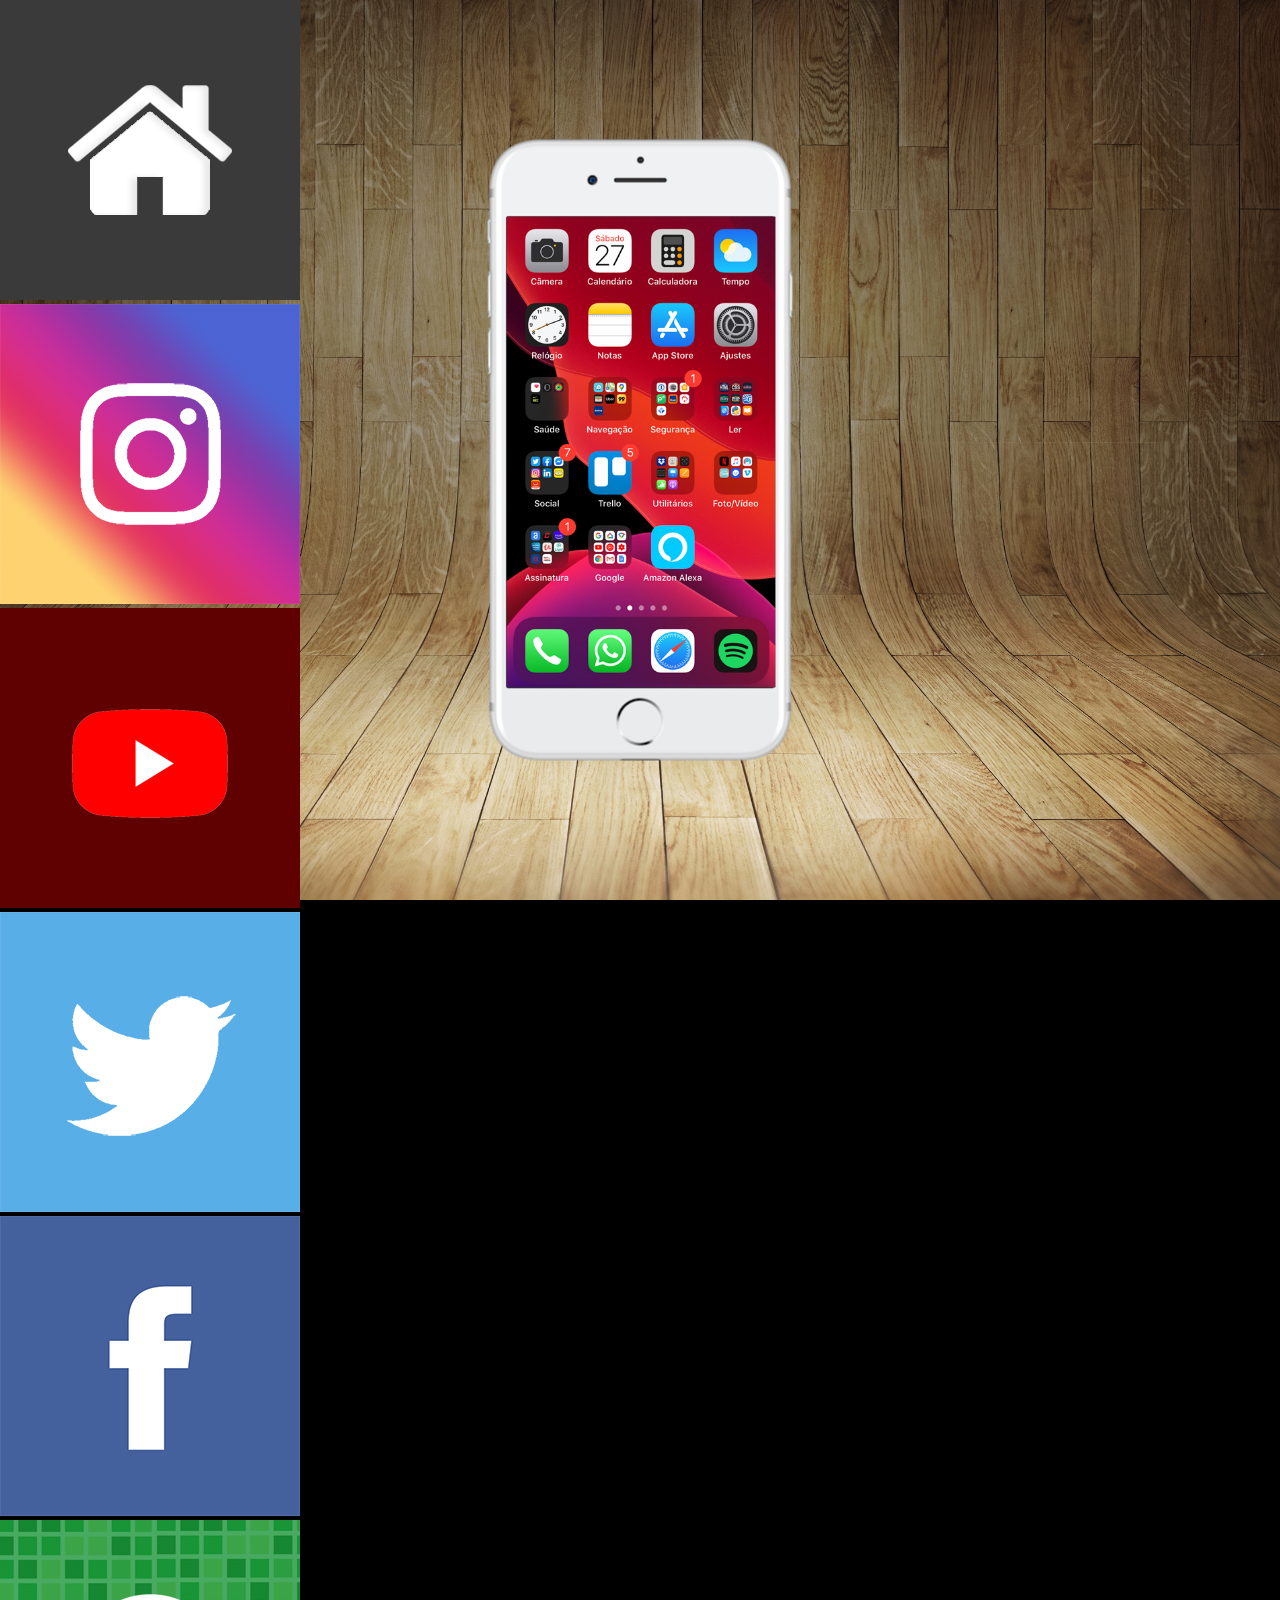
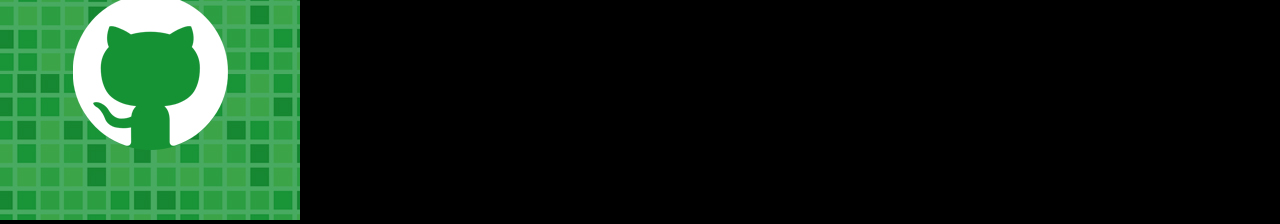
<file: index.html>
<!DOCTYPE html>
<html lang="pt-br">
<head>
    <meta charset="UTF-8">
    <meta name="viewport" content="width=device-width, initial-scale=1.0">
    <link rel="shortcut icon" href="favicon.ico" type="image/x-icon">
    <link rel="stylesheet" href="estilos/style.css">
    <title>Projeto Redes Sociais</title>
    
</head>
<body>
    <main>
        <section id="telefone">
           <iframe src="home.html" name="tela" id="tela" frameborder="0">
            Seu navegador não é compatível com isso.
           </iframe>
        </section>
        <section id="redes-sociais">
            <a href="home.html" target="tela"><img src="imagens/logo-home.jpg" alt="Home"></a><br>
            <a href="instagram.html" target="tela"><img src="imagens/logo-instagram.jpg" alt="Instagram"></a><br>
            <a href="youtube.html" target="tela"><img src="imagens/logo-youtube.jpg" alt="YouTube"></a><br>
            <a href="twitter.html" target="tela"><img src="imagens/logo-twitter.jpg" alt="Twitter"></a><br>
            <a href="facebook.html" target="tela"><img src="imagens/logo-facebook.jpg" alt="Facebook"></a><br>
            <a href="github.html" target="tela"><img src="imagens/logo-github.jpg" alt="GitHub"></a>
        </section>
    </main>
</body>
</html>
</file>
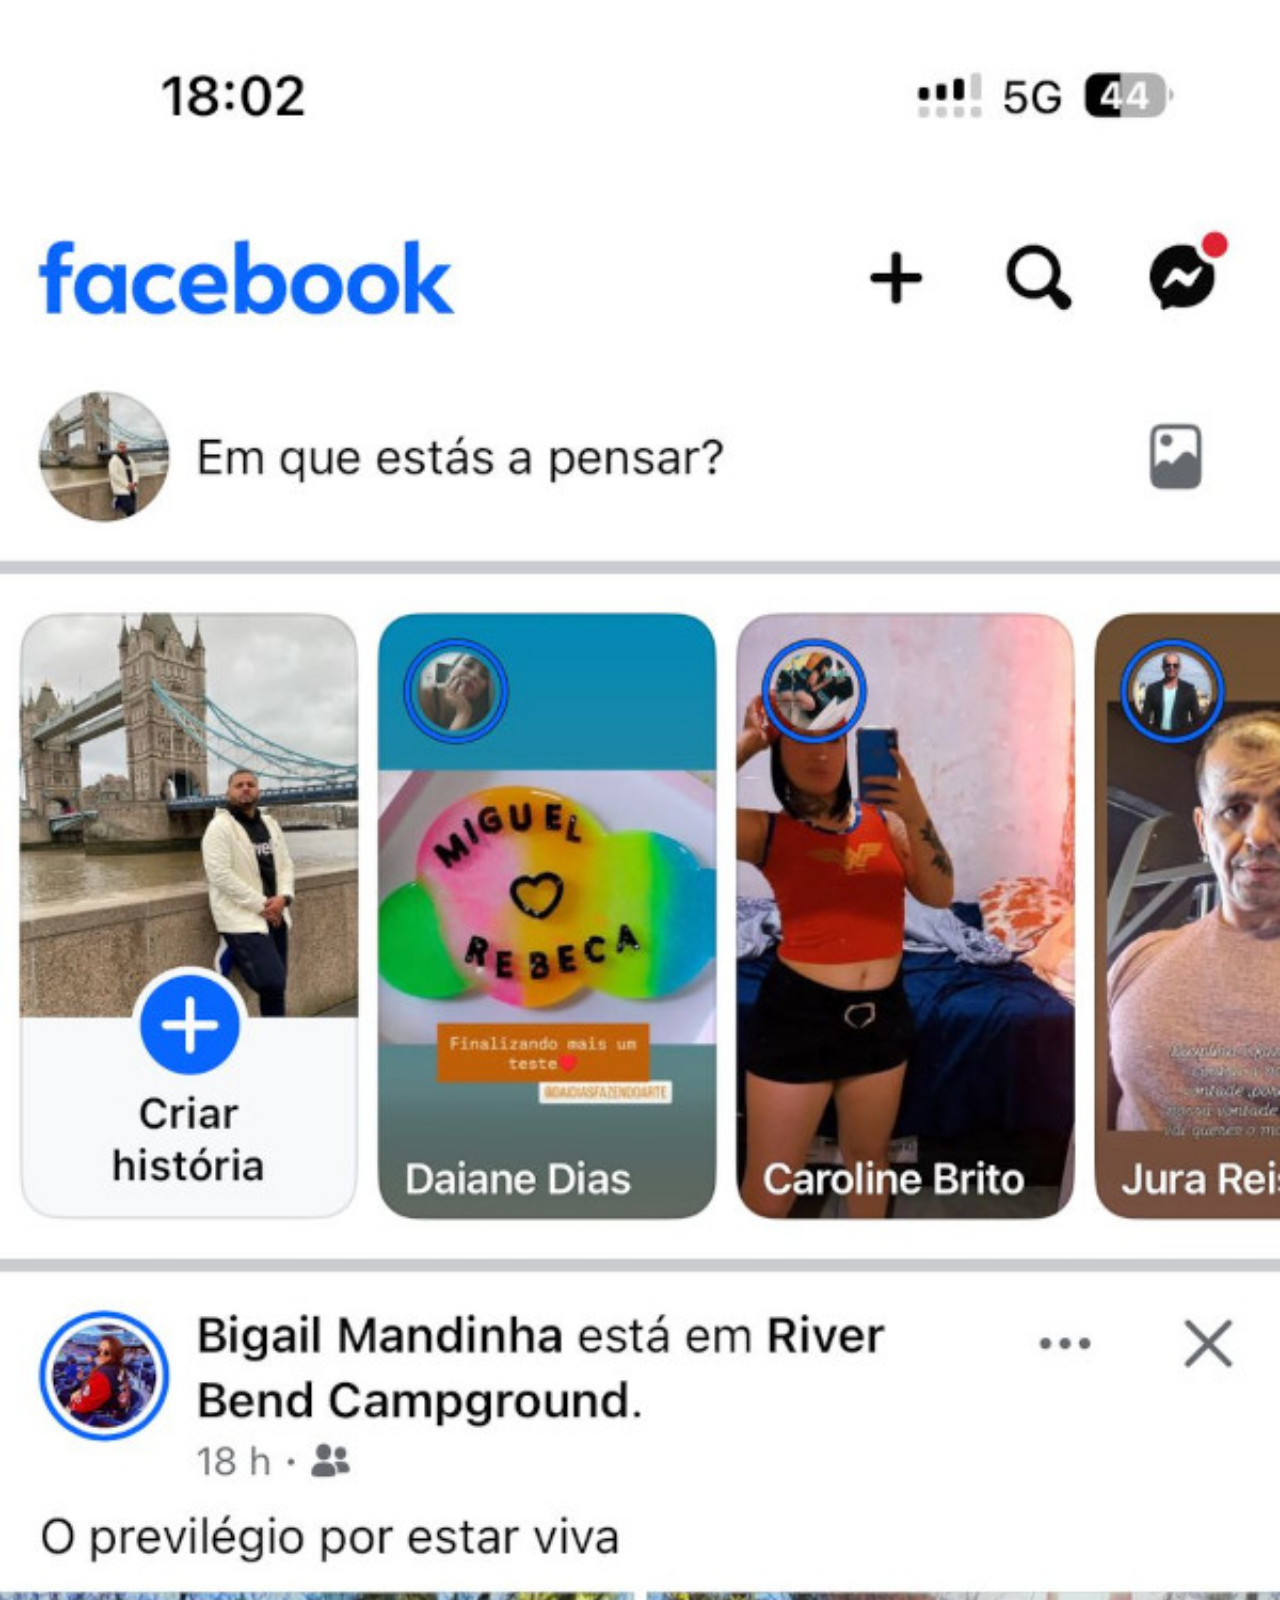
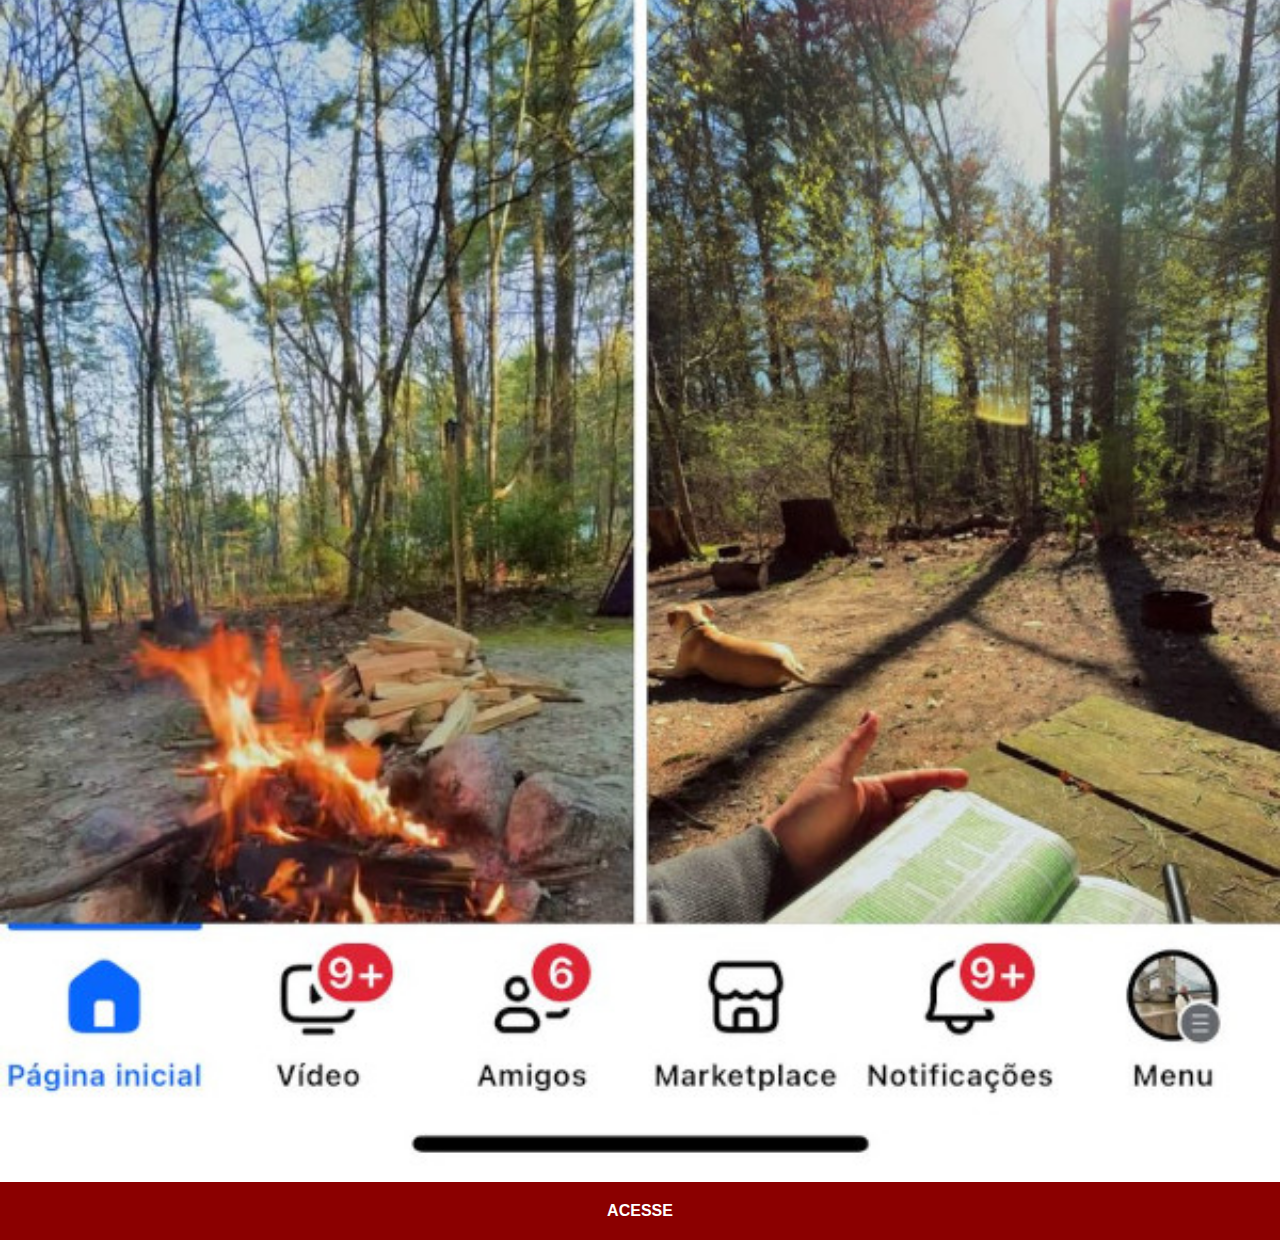
<file: facebook.html>
<!DOCTYPE html>
<html lang="pt-br">
<head>
    <meta charset="UTF-8">
    <meta name="viewport" content="width=device-width, initial-scale=1.0">
    <title>Facebook</title>
    <link rel="stylesheet" href="estilos/social.css">
</head>
<body>
    <img src="imagens/tela-face.jpg" alt="Facebook">
    <a href="https://www.facebook.com/ayldson.oliveira/" target="_blank">ACESSE</a>
</body>
</html>
</file>
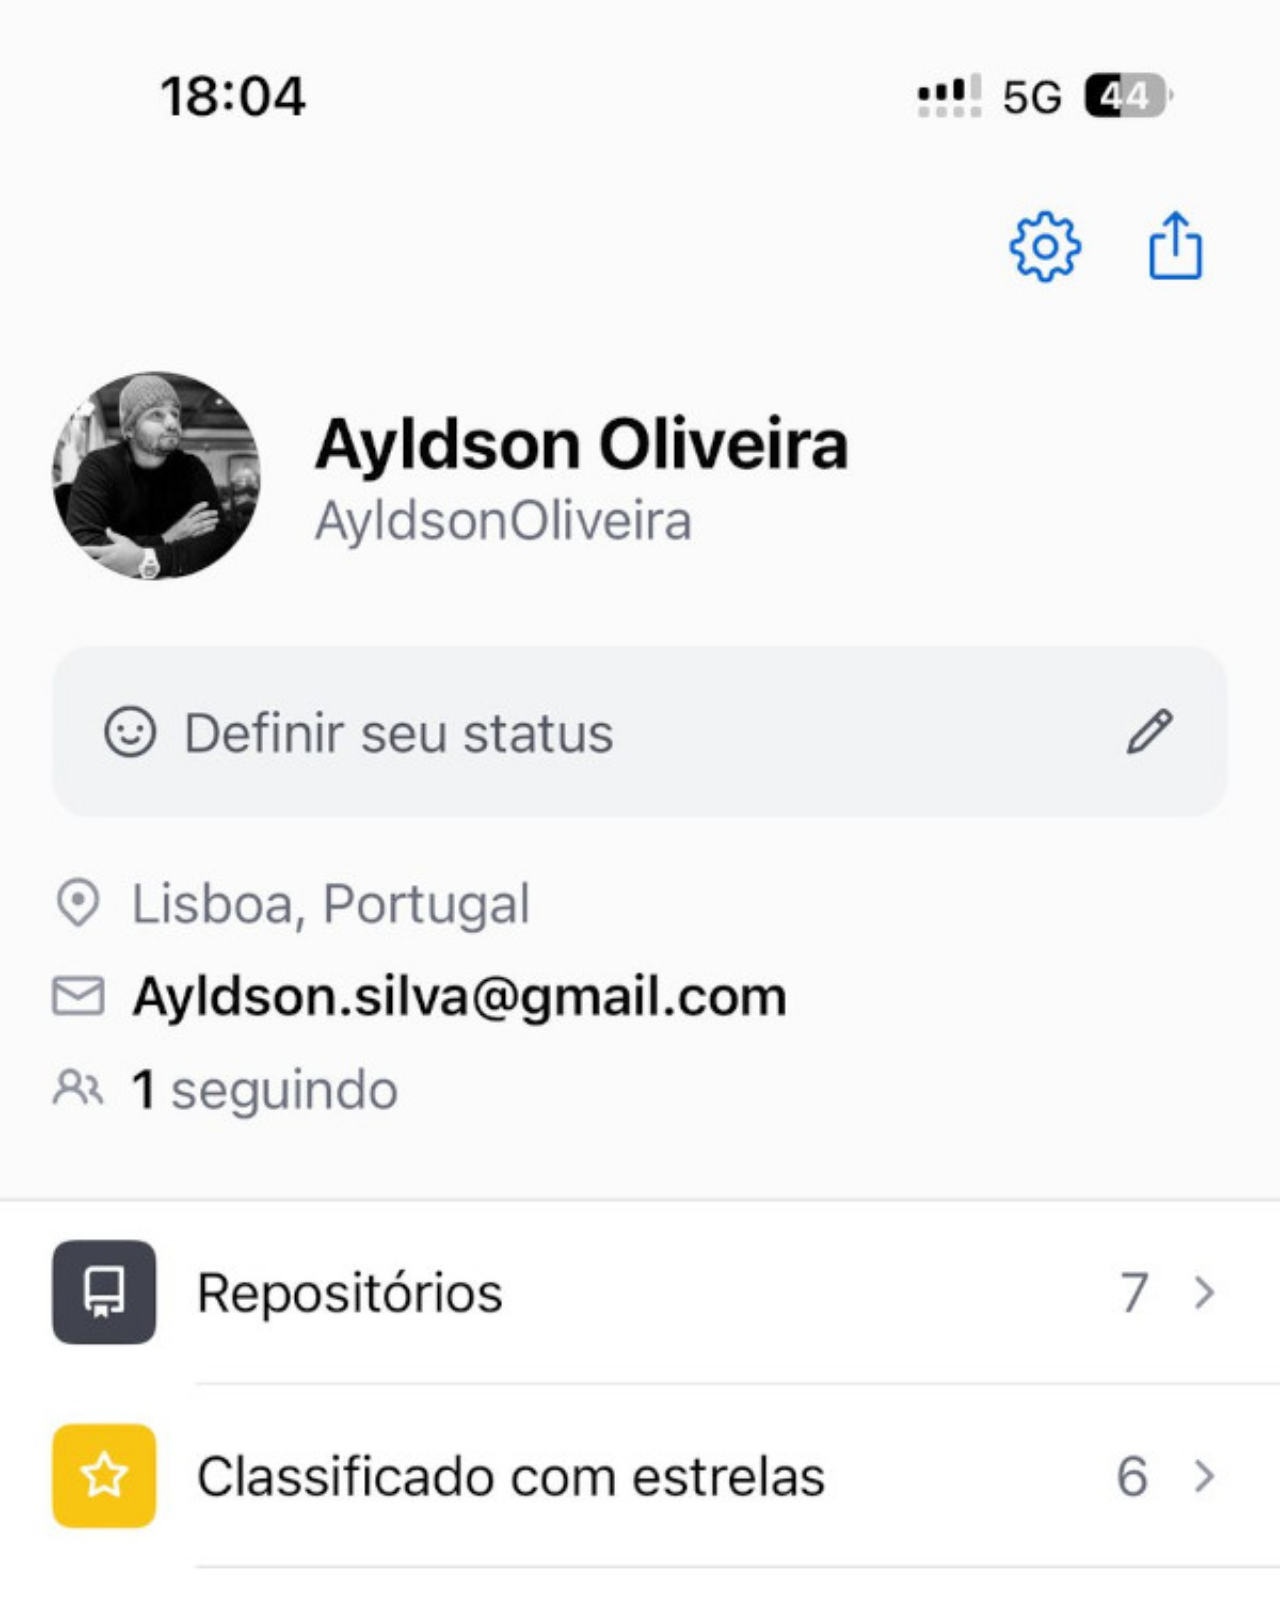
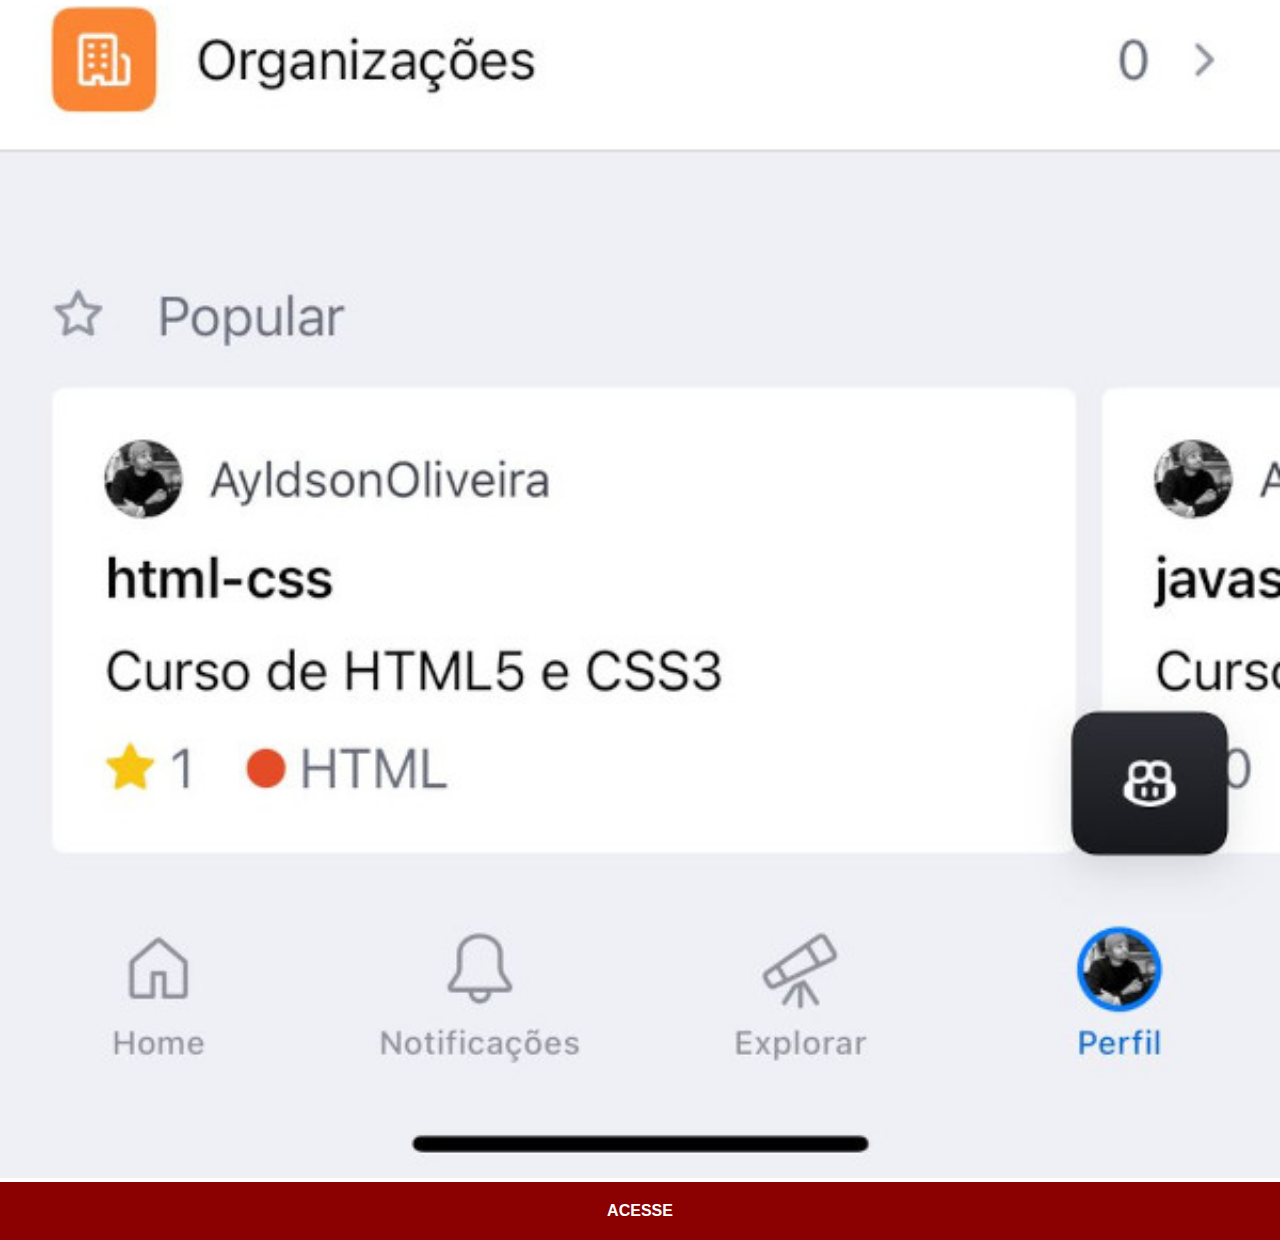
<file: github.html>
<!DOCTYPE html>
<html lang="pt-br">
<head>
    <meta charset="UTF-8">
    <meta name="viewport" content="width=device-width, initial-scale=1.0">
    <title>GitHub</title>
    <link rel="stylesheet" href="estilos/social.css">
</head>
<body>
    <img src="imagens/tela-git.jpg" alt="GitHub">
    <a href="https://github.com/AyldsonOliveira" target="_blank">ACESSE</a>
</body>
</html>
</file>
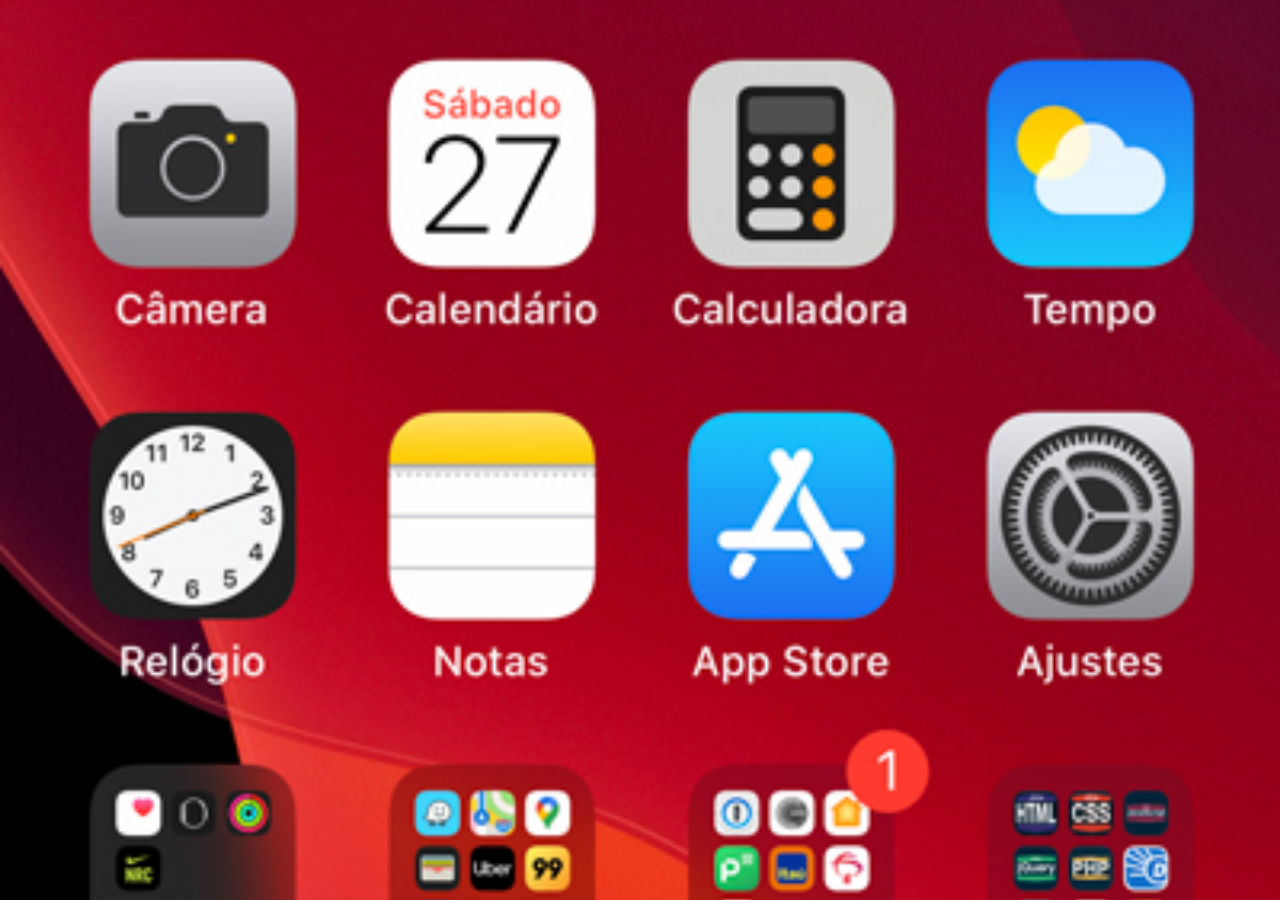
<file: home.html>
<!DOCTYPE html>
<html lang="pt-br">
<head>
    <meta charset="UTF-8">
    <meta name="viewport" content="width=device-width, initial-scale=1.0">
    <title>Home</title>
</head>
<style>
    * {
        margin: 0px;
        padding: 0px;
    }

    body {
        width: 100vw;
        height: 100vh;
        background: black url("imagens/tela-home.jpg") no-repeat top center;
        background-size: cover;
    }
</style>
<body>
    
</body>
</html>
</file>
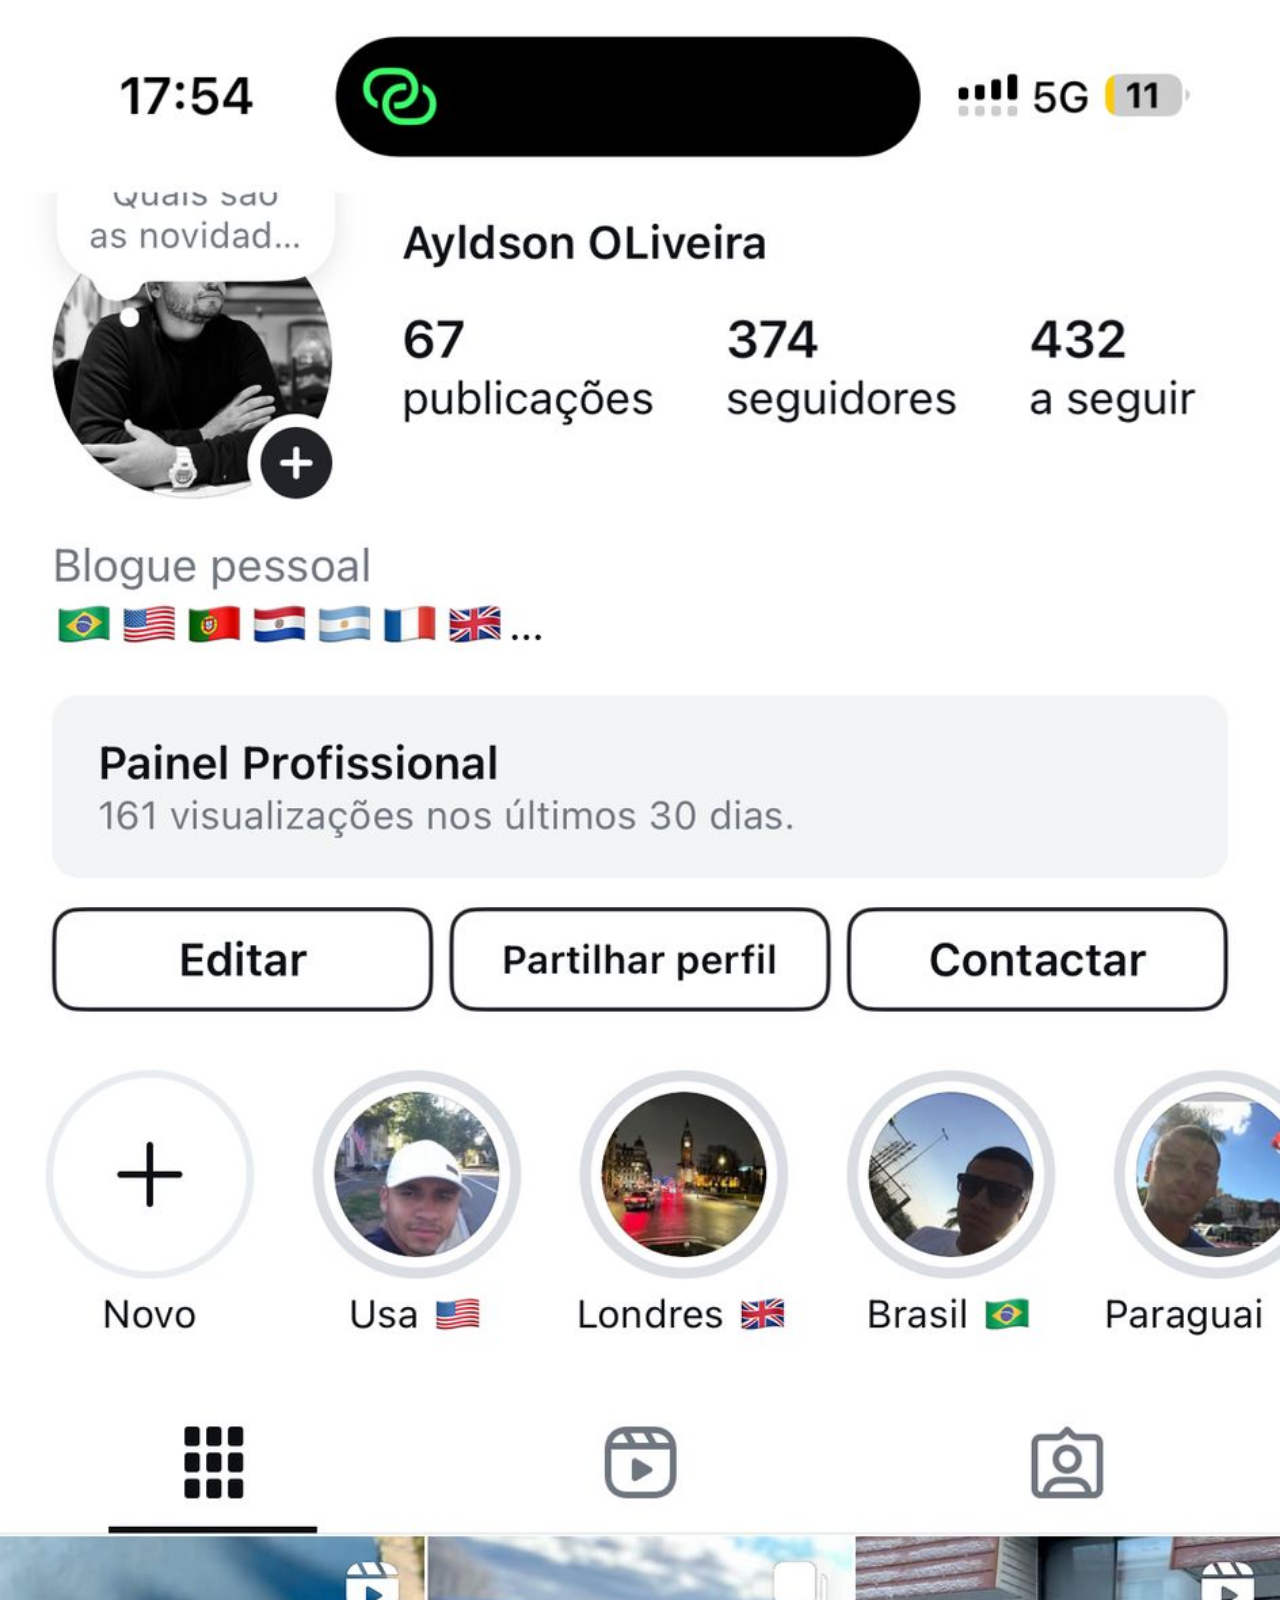
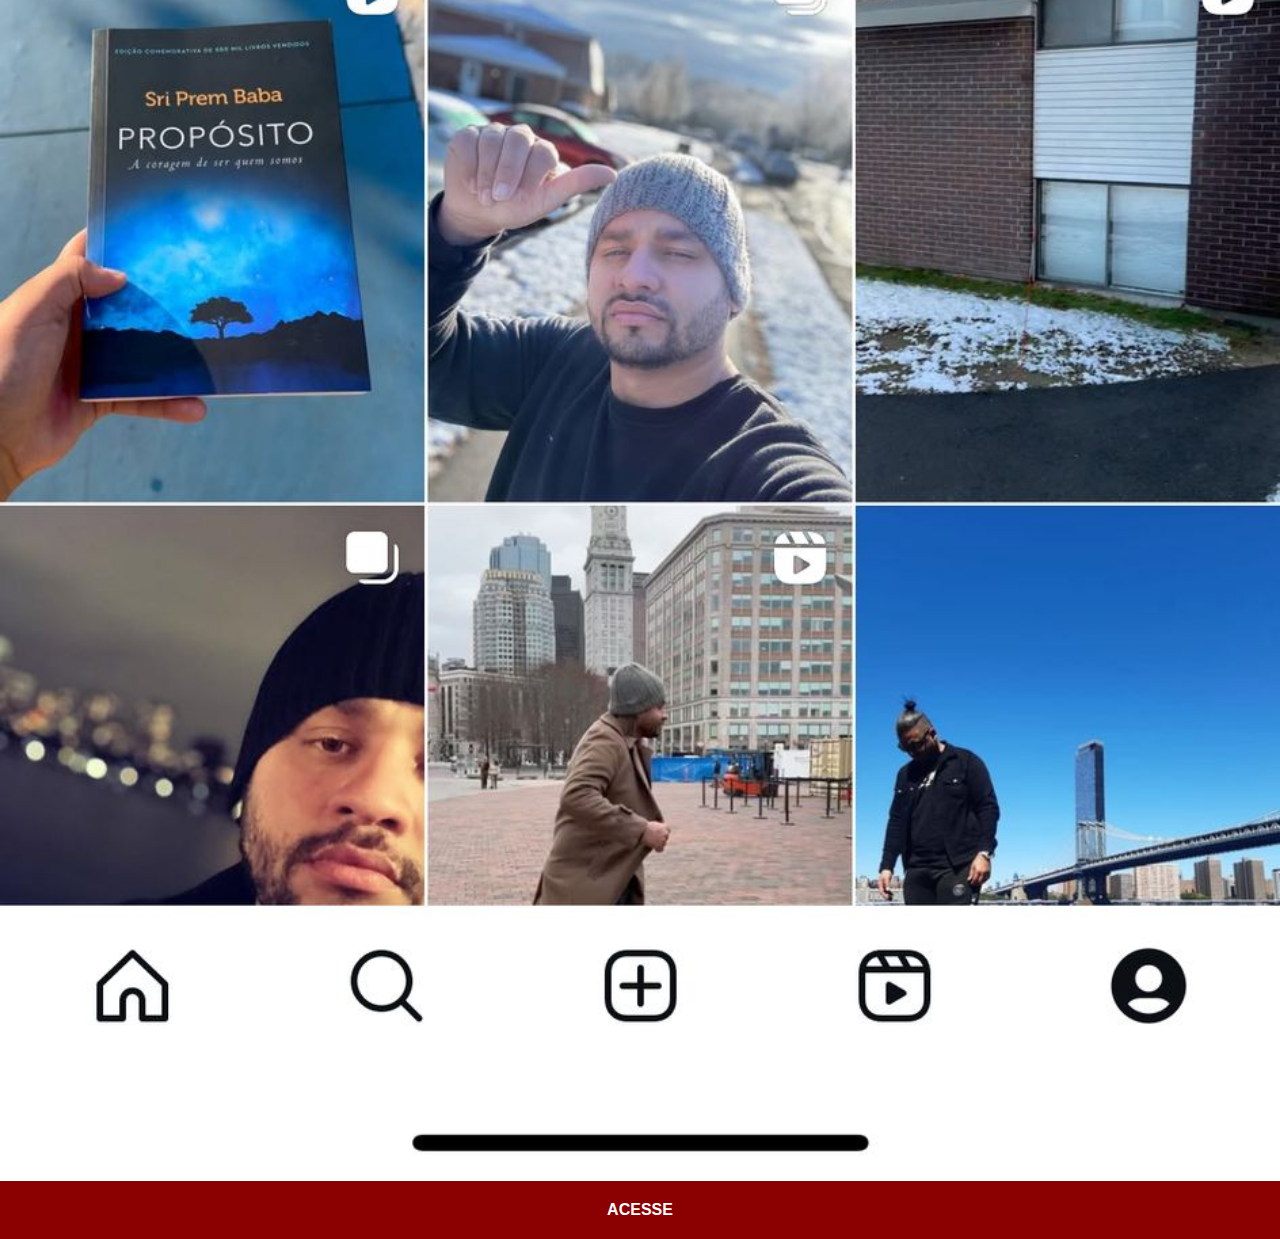
<file: instagram.html>
<!DOCTYPE html>
<html lang="pt-br">
<head>
    <meta charset="UTF-8">
    <meta name="viewport" content="width=device-width, initial-scale=1.0">
    <title>Instagram</title>
    <link rel="stylesheet" href="estilos/social.css">
</head>
<body>
    <img src="imagens/img1.jpg" alt="Instagram">
    <a href="https://www.instagram.com/" target="_blank">ACESSE</a>
</body>
</html>
</file>
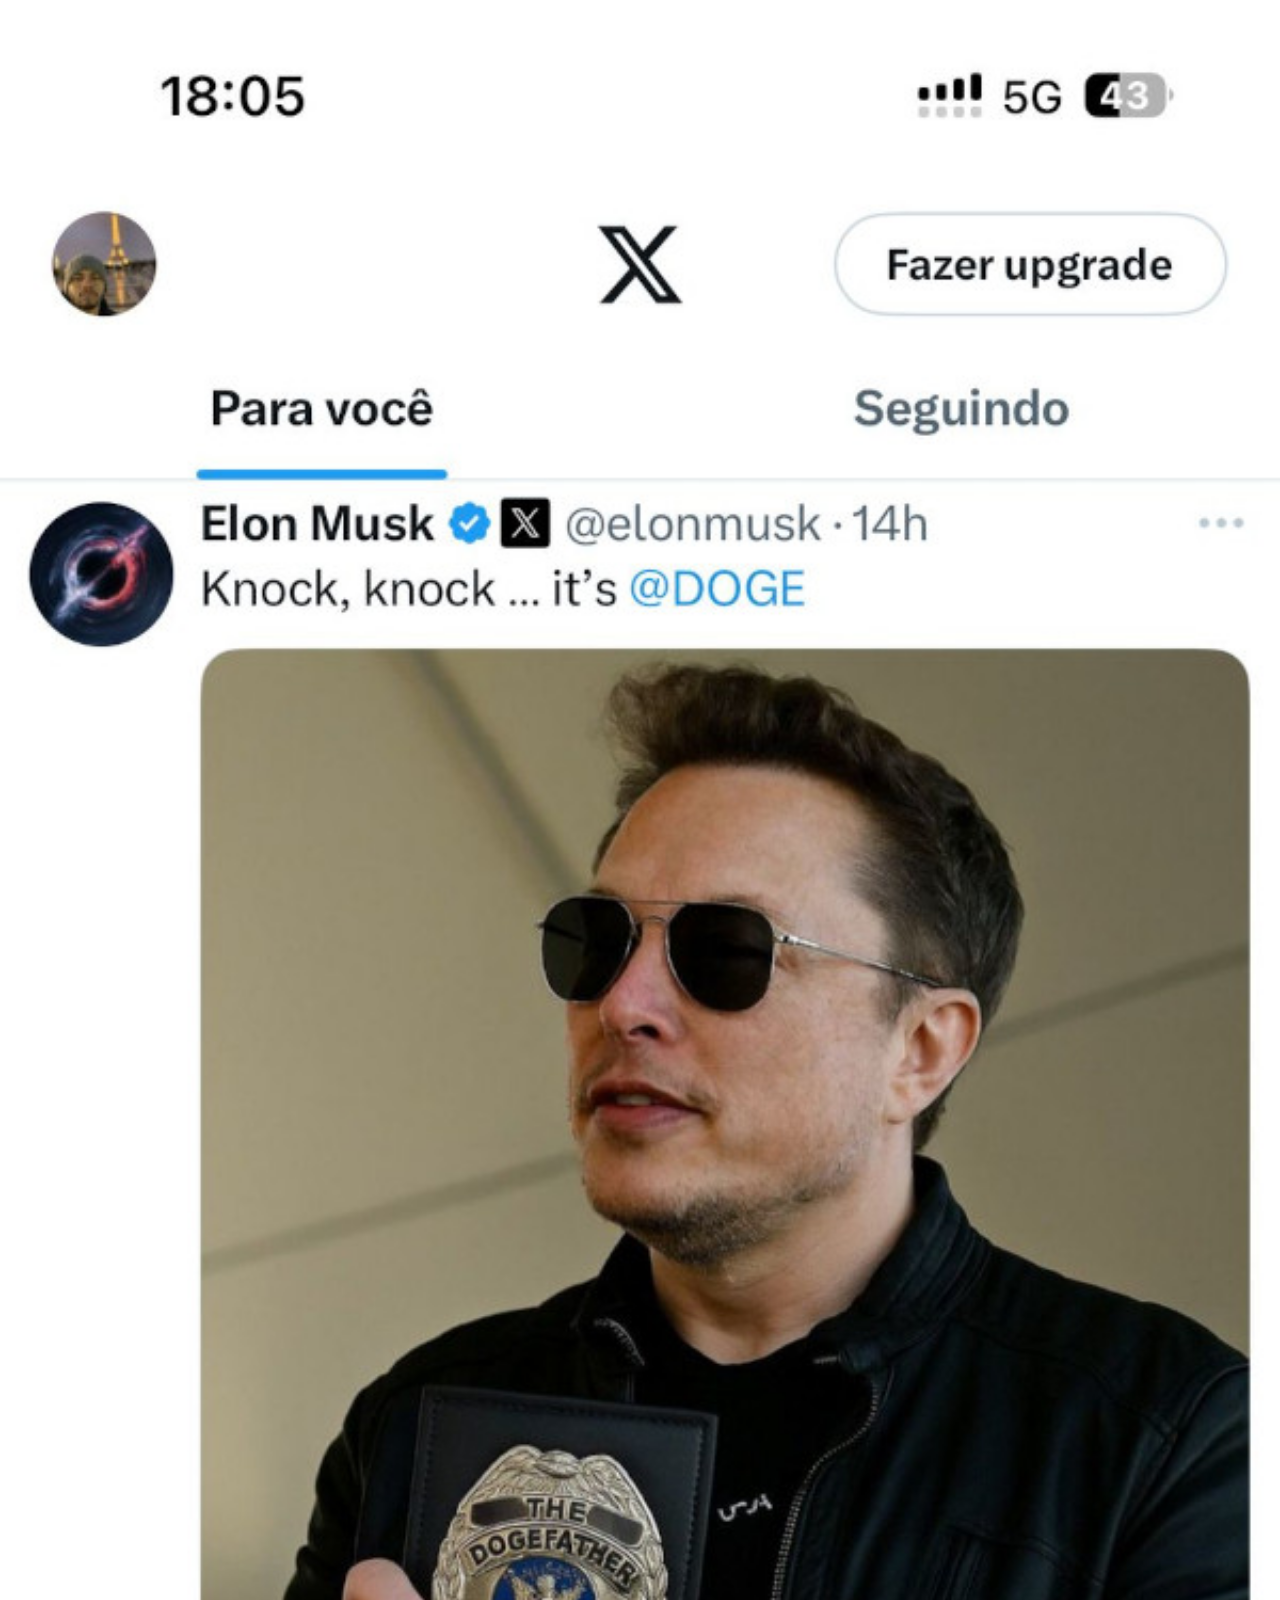
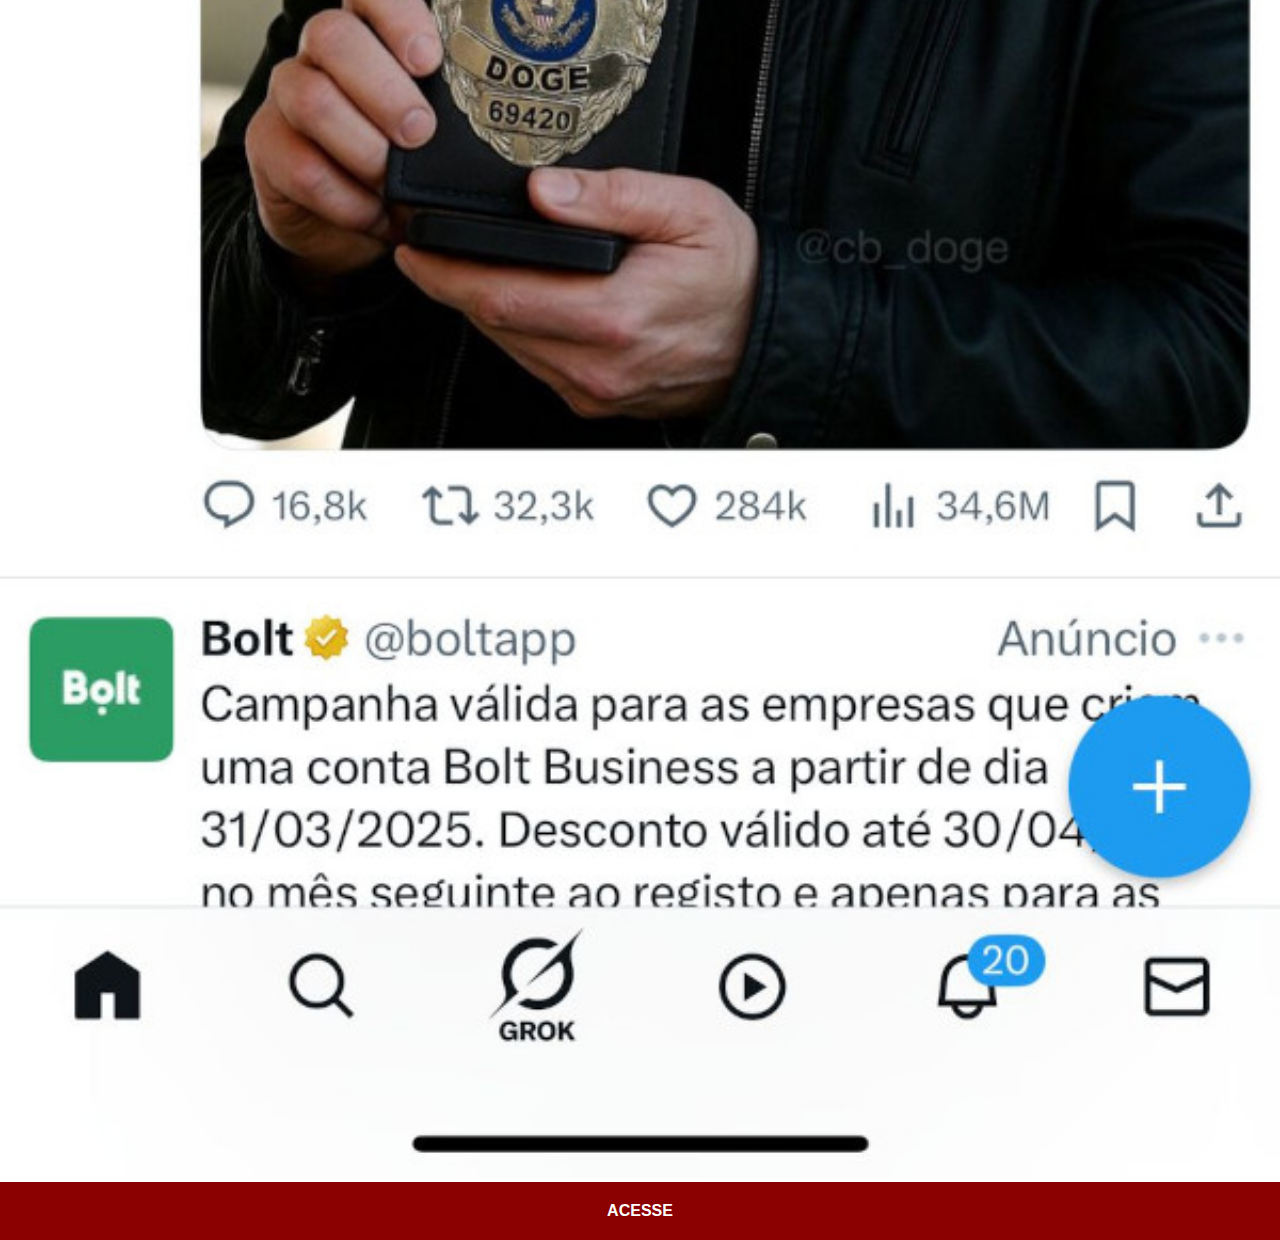
<file: twitter.html>
<!DOCTYPE html>
<html lang="pt-br">
<head>
    <meta charset="UTF-8">
    <meta name="viewport" content="width=device-width, initial-scale=1.0">
    <title>Twitter</title>
    <link rel="stylesheet" href="estilos/social.css">
</head>
<body>
    <img src="imagens/tela-twi.jpg" alt="Twitter">
    <a href="https://x.com/home?lang=pt" target="_blank">ACESSE</a>
</body>
</html>
</file>
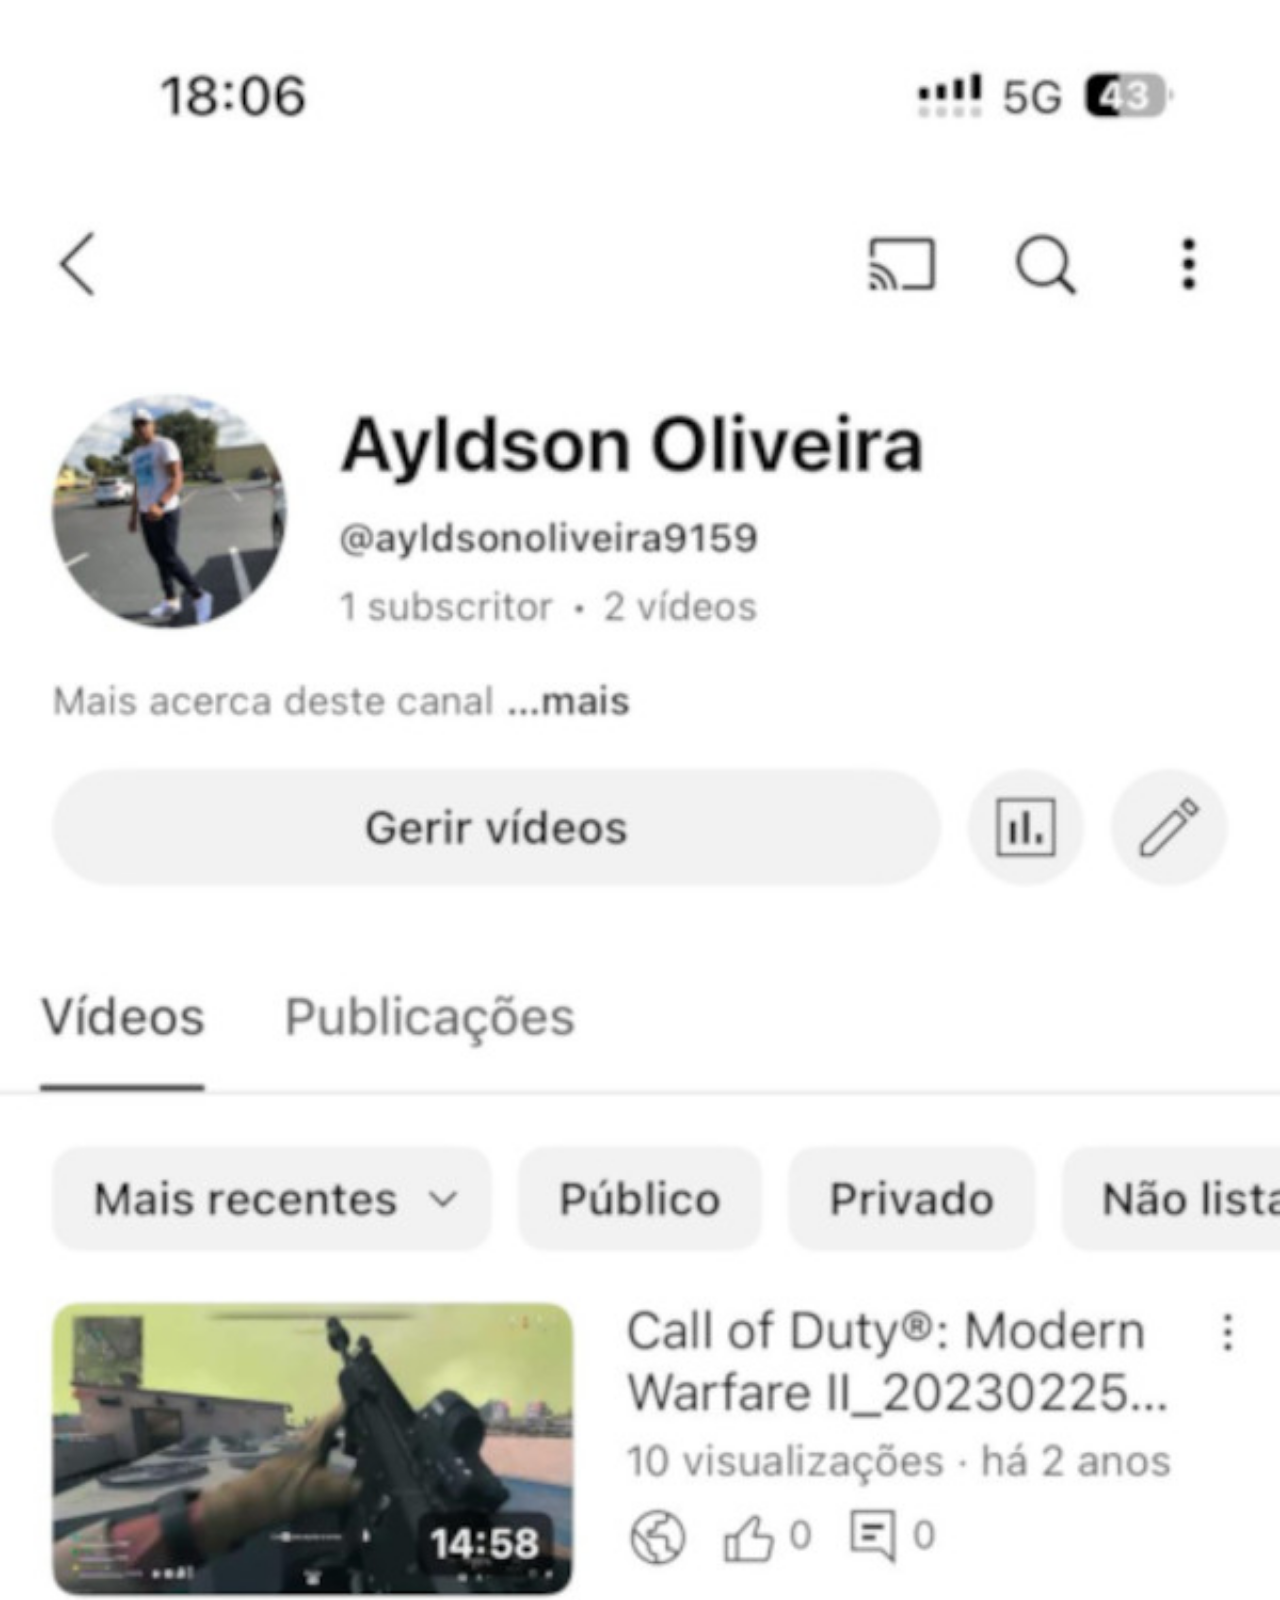
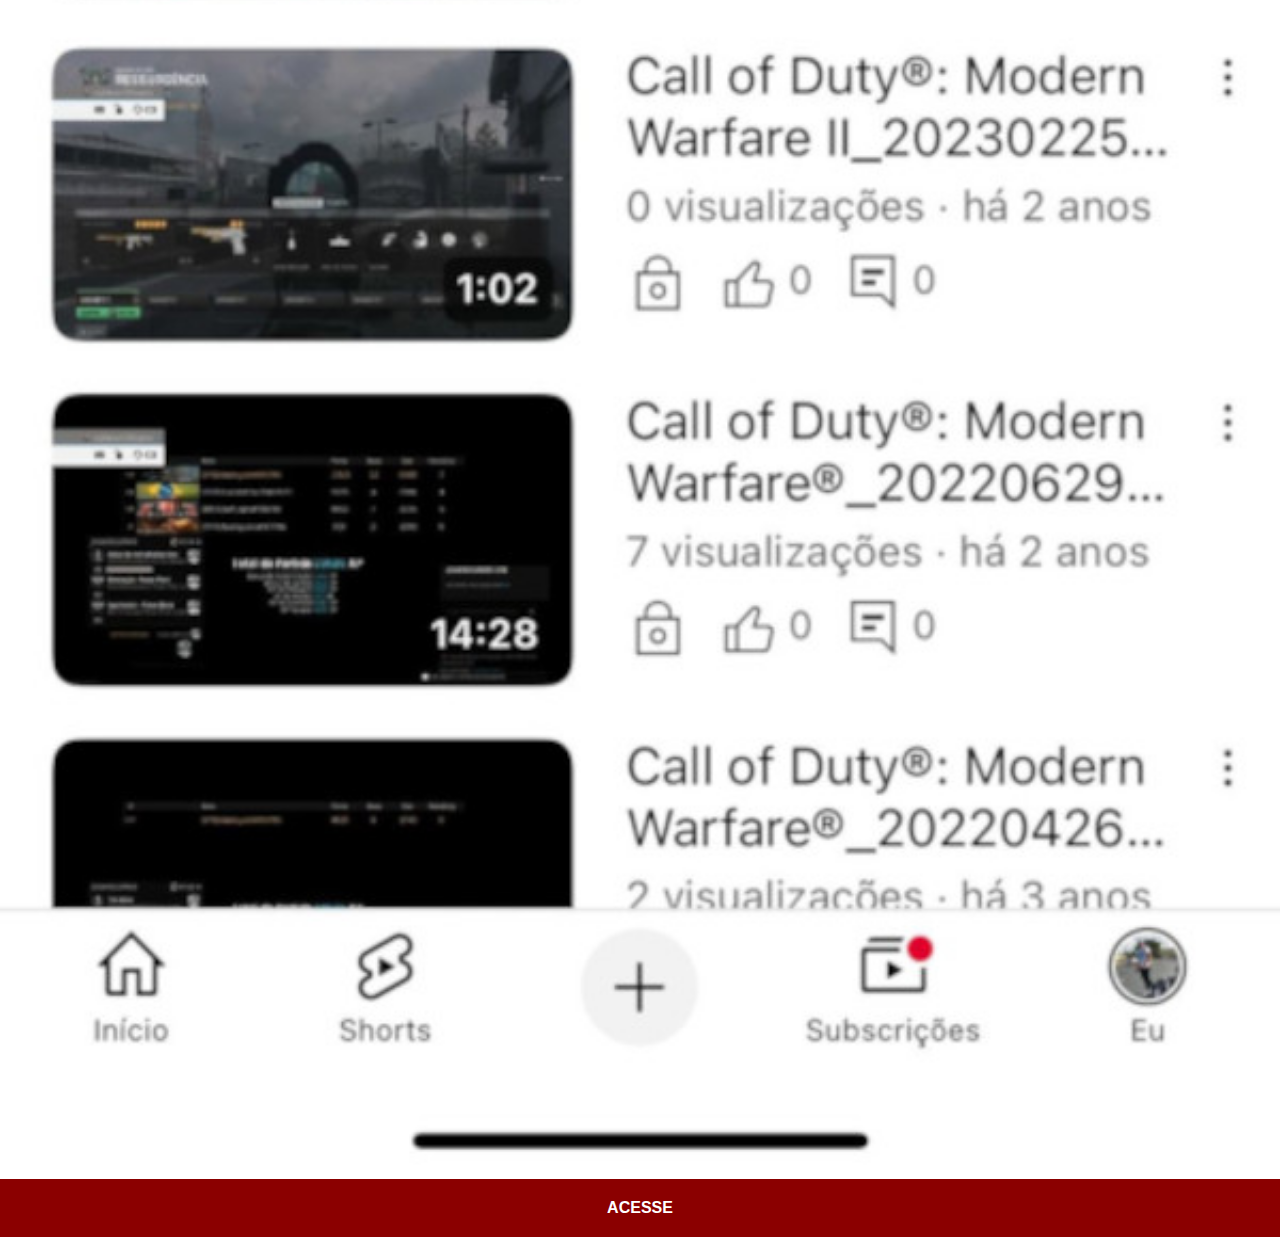
<file: youtube.html>
<!DOCTYPE html>
<html lang="pt-br">
<head>
    <meta charset="UTF-8">
    <meta name="viewport" content="width=device-width, initial-scale=1.0">
    <title>YouTube</title>
    <link rel="stylesheet" href="estilos/social.css">
</head>
<body>
    <img src="imagens/tela-you.jpg" alt="YouTube">
    <a href="https://www.youtube.com/@ayldsonoliveira9159">ACESSE</a>
</body>
</html>
</file>
<file: estilos/style.css>
@charset "UTF-8";

* {
    margin: 0px;
    padding: 0px;
    font-family: Arial, Helvetica, sans-serif;
}

html, body {
    height: 100vh;
    width: 100vw;
    background-color: black;
}

body {
    background: url("../imagens/fundo-madeira.jpg") no-repeat top center;
    background-size: cover;
    background-attachment: fixed;
}

main {
    position: relative;
    height: 100vh;
    
}

section#telefone {
    position: absolute;
    top: 50%;
    left: 50%;
    transform: translate(-50%, -50%);
    height: 627px;
    width: 311px;
    background: url("../imagens/frame-iphone.png") no-repeat;
}

iframe#tela {
    position: relative;
    top: 80px;
    left: 22px;
    width: 269px;
    height: 471px;
}
</file>
<file: estilos/social.css>
@charset "UTF-8";

* {
    margin: 0px;
    padding: 0px;
    font-family: Arial, Helvetica, sans-serif;
}

::-webkit-scrollbar {
 width: 0px;
 height: 0px;
}

img {
    width:100vw;
}

a {
     display: block;
     background-color: darkred;
     color: white;
     padding: 20px;
     text-align: center;
     font-weight: bolder;
     text-decoration: none;
}

a:hover {
 background-color: red;
}
</file>
